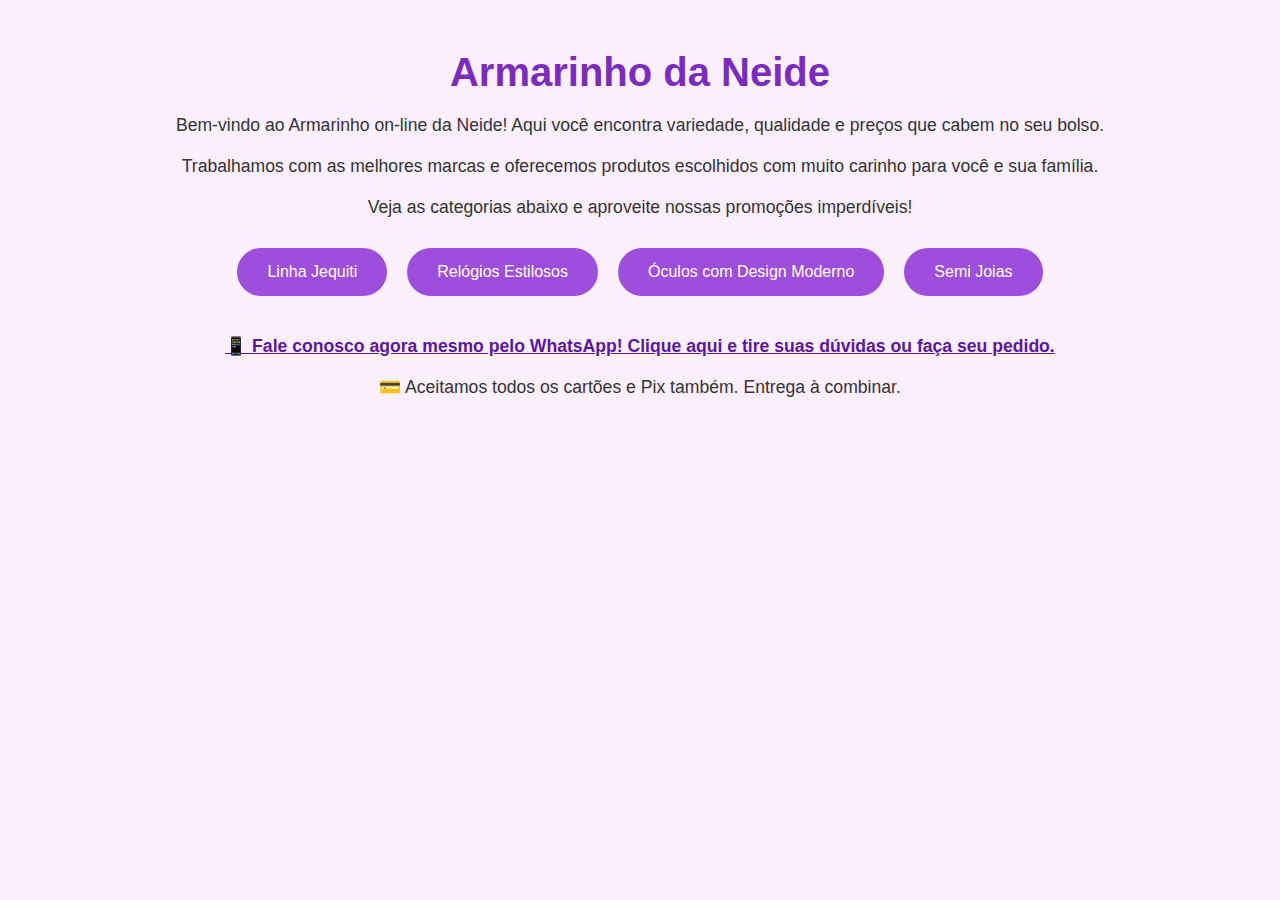
<file: Neide/index.html>
<!DOCTYPE html>
<html lang="pt-br">
<head>
    <meta charset="UTF-8">
    <meta name="viewport" content="width=device-width, initial-scale=1.0">
    <link rel="stylesheet" href="style.css">
    <title>Armarinho da Neide</title>
</head>
<body>
    <h1>Armarinho da Neide</h1>

    <p>Bem-vindo ao Armarinho on-line da Neide! Aqui você encontra variedade, qualidade e preços que cabem no seu bolso.</p>

    <p>Trabalhamos com as melhores marcas e oferecemos produtos escolhidos com muito carinho para você e sua família.</p>

    <p>Veja as categorias abaixo e aproveite nossas promoções imperdíveis!</p>

    <ul>
        <li><a href="/Neide/jequiti.html">Linha Jequiti</a></li>
        <li><a href="/Neide/relogios.html">Relógios Estilosos</a></li>
        <li><a href="/Neide/oculos.html">Óculos com Design Moderno</a></li>
        <li><a href="/Neide/semi_joias.html">Semi Joias</a></li>
    </ul>

        <a href="https://wa.me/5521978496336" target="_blank">
        <p>📱 Fale conosco agora mesmo pelo WhatsApp! Clique aqui e tire suas dúvidas ou faça seu pedido.</p>
    </a>

    <p>💳 Aceitamos todos os cartões e Pix também. Entrega à combinar.</p>
</body>
</html>
</file>
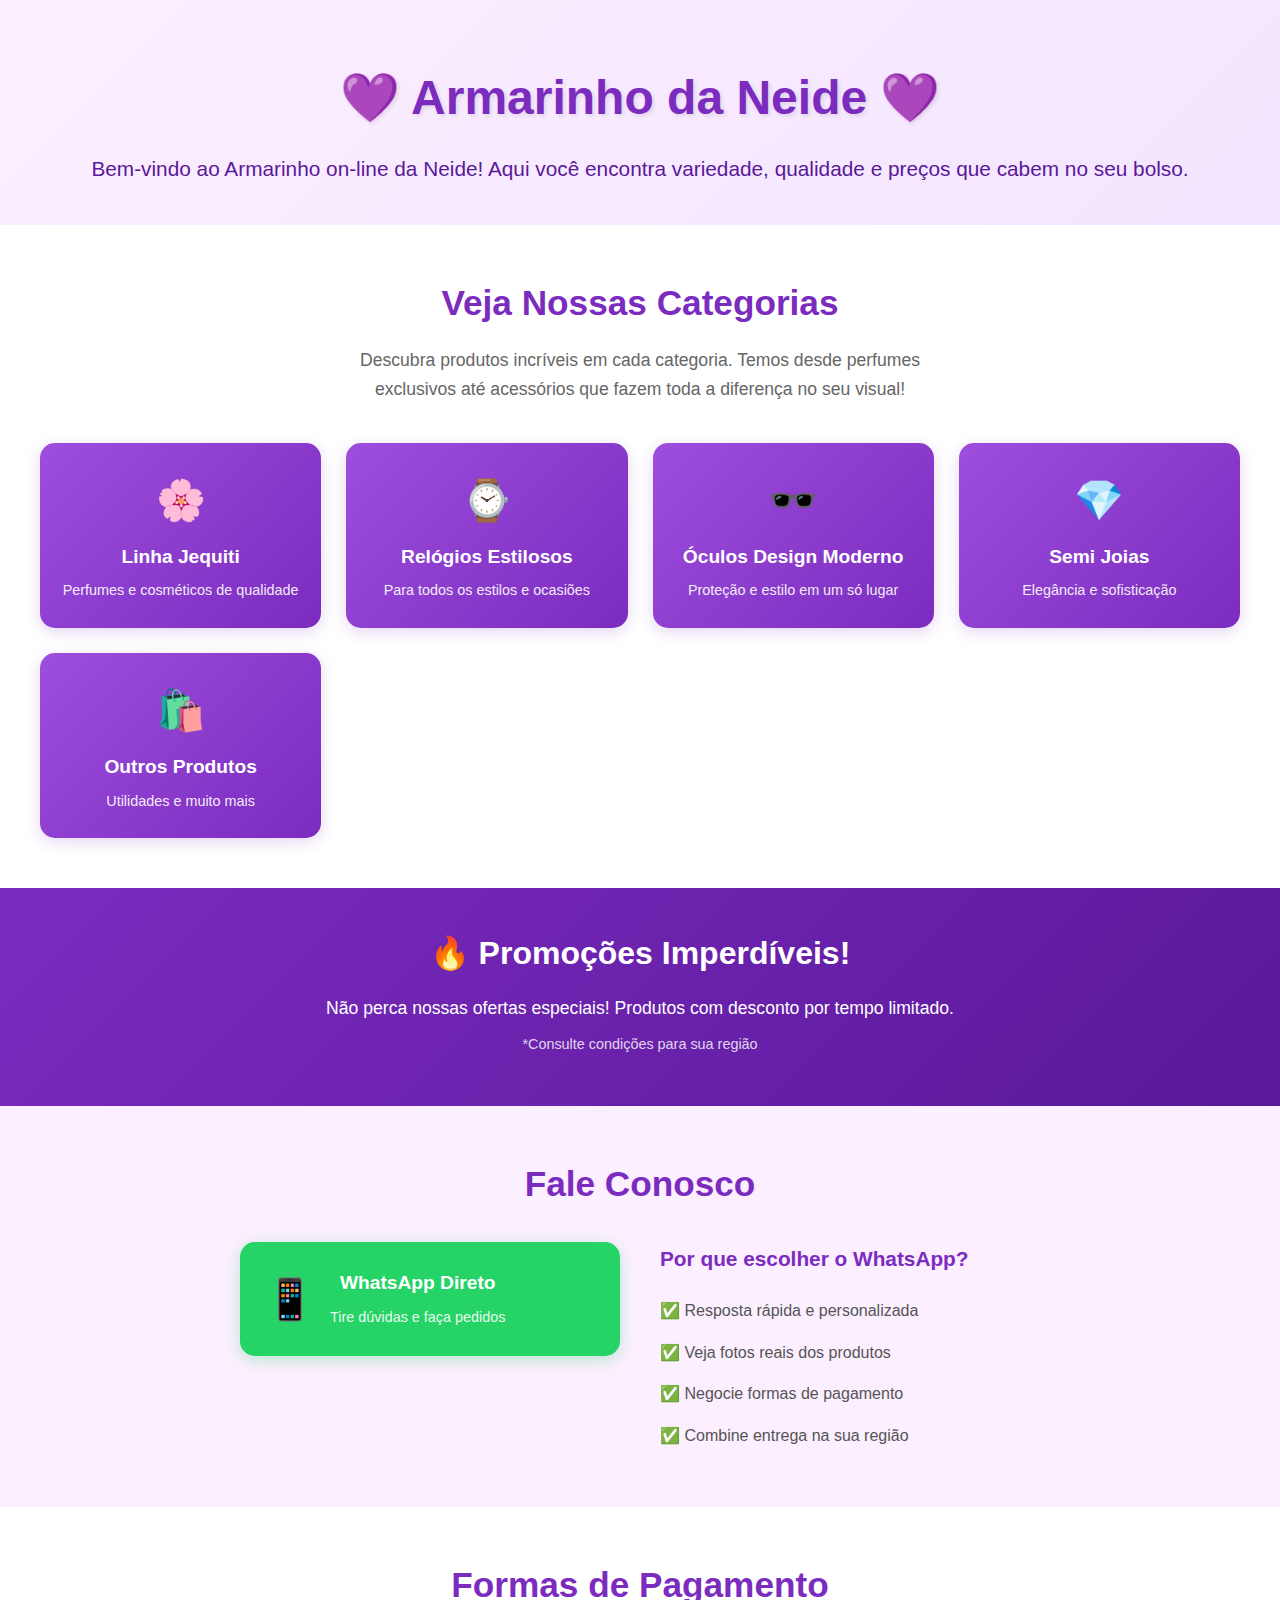
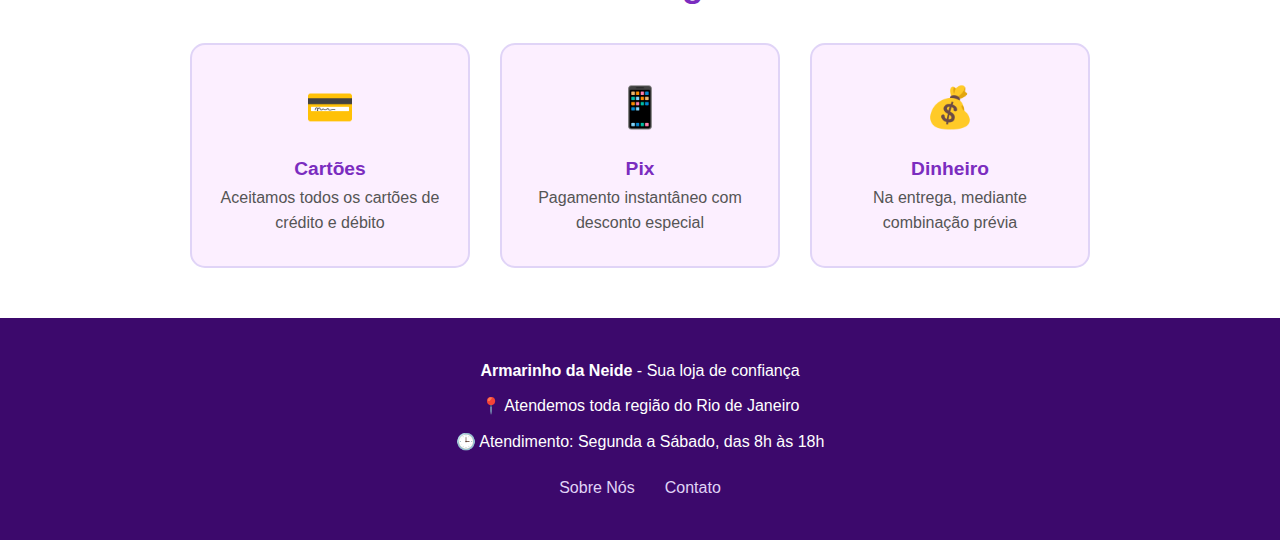
<file: Cleoneide/public/index.html>
<!DOCTYPE html>
<html lang="pt-br">
<head>
    <meta charset="UTF-8">
    <meta name="viewport" content="width=device-width, initial-scale=1.0">
    <link rel="stylesheet" href="assets/css/style.css">
    <title>Armarinho da Neide - Qualidade e Preços que Cabem no Seu Bolso</title>
</head>
<body>
    <header class="hero-section">
        <h1>💜 Armarinho da Neide 💜</h1>
        <p class="hero-subtitle">Bem-vindo ao Armarinho on-line da Neide! Aqui você encontra variedade, qualidade e preços que cabem no seu bolso.</p>
    </header>

    <!--<section class="welcome-section">
        <div class="welcome-content">
            <h2>Bem-vindos à nossa loja online!</h2>
            <p>Levando alegria e beleza para sua casa e família. </p>
                <p>No Armarinho da Neide, cada produto é escolhido com muito carinho pensando em você.</p>
            
            <div class="highlights">
                <div class="highlight-item">
                    <span class="highlight-icon">✨</span>
                    <h3>Produtos Selecionados</h3>
                    <p>Trabalhamos apenas com as melhores marcas e produtos de qualidade comprovada.</p>
                </div>
                <div class="highlight-item">
                    <span class="highlight-icon">💰</span>
                    <h3>Preços Justos</h3>
                    <p>Oferecemos sempre os melhores preços para que você possa se cuidar sem pesar no orçamento.</p>
                </div>
                <div class="highlight-item">
                    <span class="highlight-icon">❤️</span>
                    <h3>Atendimento Familiar</h3>
                    <p>Aqui você é tratado como família, com carinho e atenção em cada compra.</p>
                </div>
            </div>
        </div>
    </section>-->

    <section class="categories-section">
        <h2>Veja Nossas Categorias</h2>
        <p class="categories-intro">Descubra produtos incríveis em cada categoria. Temos desde perfumes exclusivos até acessórios que fazem toda a diferença no seu visual!</p>
        
        <ul class="categories-grid">
            <li><a href="jequiti.html">
                <span class="category-icon">🌸</span>
                <strong>Linha Jequiti</strong>
                <small>Perfumes e cosméticos de qualidade</small>
            </a></li>
            <li><a href="relogios.html">
                <span class="category-icon">⌚</span>
                <strong>Relógios Estilosos</strong>
                <small>Para todos os estilos e ocasiões</small>
            </a></li>
            <li><a href="oculos.html">
                <span class="category-icon">🕶️</span>
                <strong>Óculos Design Moderno</strong>
                <small>Proteção e estilo em um só lugar</small>
            </a></li>
            <li><a href="semi_joias.html">
                <span class="category-icon">💎</span>
                <strong>Semi Joias</strong>
                <small>Elegância e sofisticação</small>
            </a></li>
            <li><a href="etc.html">
                <span class="category-icon">🛍️</span>
                <strong>Outros Produtos</strong>
                <small>Utilidades e muito mais</small>
            </a></li>
        </ul>
    </section>

    <section class="promo-section">
        <div class="promo-content">
            <h2>🔥 Promoções Imperdíveis!</h2>
            <p>Não perca nossas ofertas especiais! Produtos com desconto por tempo limitado.</p>
            <!-- <p class="promo-highlight">✅ Consulte o preços*</p> -->
            <p class="promo-small">*Consulte condições para sua região</p>
        </div>
    </section>

    <section class="contact-section">
        <h2>Fale Conosco</h2>
        <div class="contact-content">
            <a href="https://wa.me/5521978496336" target="_blank" class="whatsapp-btn">
                <span class="whatsapp-icon">📱</span>
                <div class="whatsapp-text">
                    <strong>WhatsApp Direto</strong>
                    <small>Tire dúvidas e faça pedidos</small>
                </div>
            </a>
            
            <div class="contact-info">
                <h3>Por que escolher o WhatsApp?</h3>
                <ul class="benefits-list">
                    <li>✅ Resposta rápida e personalizada</li>
                    <li>✅ Veja fotos reais dos produtos</li>
                    <li>✅ Negocie formas de pagamento</li>
                    <li>✅ Combine entrega na sua região</li>
                </ul>
            </div>
        </div>
    </section>

    <section class="payment-section">
        <h2>Formas de Pagamento</h2>
        <div class="payment-methods">
            <div class="payment-item">
                <span class="payment-icon">💳</span>
                <p><strong>Cartões</strong><br>Aceitamos todos os cartões de crédito e débito</p>
            </div>
            <div class="payment-item">
                <span class="payment-icon">📱</span>
                <p><strong>Pix</strong><br>Pagamento instantâneo com desconto especial</p>
            </div>
            <div class="payment-item">
                <span class="payment-icon">💰</span>
                <p><strong>Dinheiro</strong><br>Na entrega, mediante combinação prévia</p>
            </div>
        </div>
    </section>

    <footer class="footer-section">
        <div class="footer-content">
            <p><strong>Armarinho da Neide</strong> - Sua loja de confiança</p>
            <p>📍 Atendemos toda região do Rio de Janeiro</p>
            <p>🕒 Atendimento: Segunda a Sábado, das 8h às 18h</p>
            <nav class="footer-nav">
                <a href="sobre.html">Sobre Nós</a>
                <a href="https://wa.me/5521978496336" target="_blank">Contato</a>
            </nav>
        </div>
    </footer>
</body>
</html>
</file>
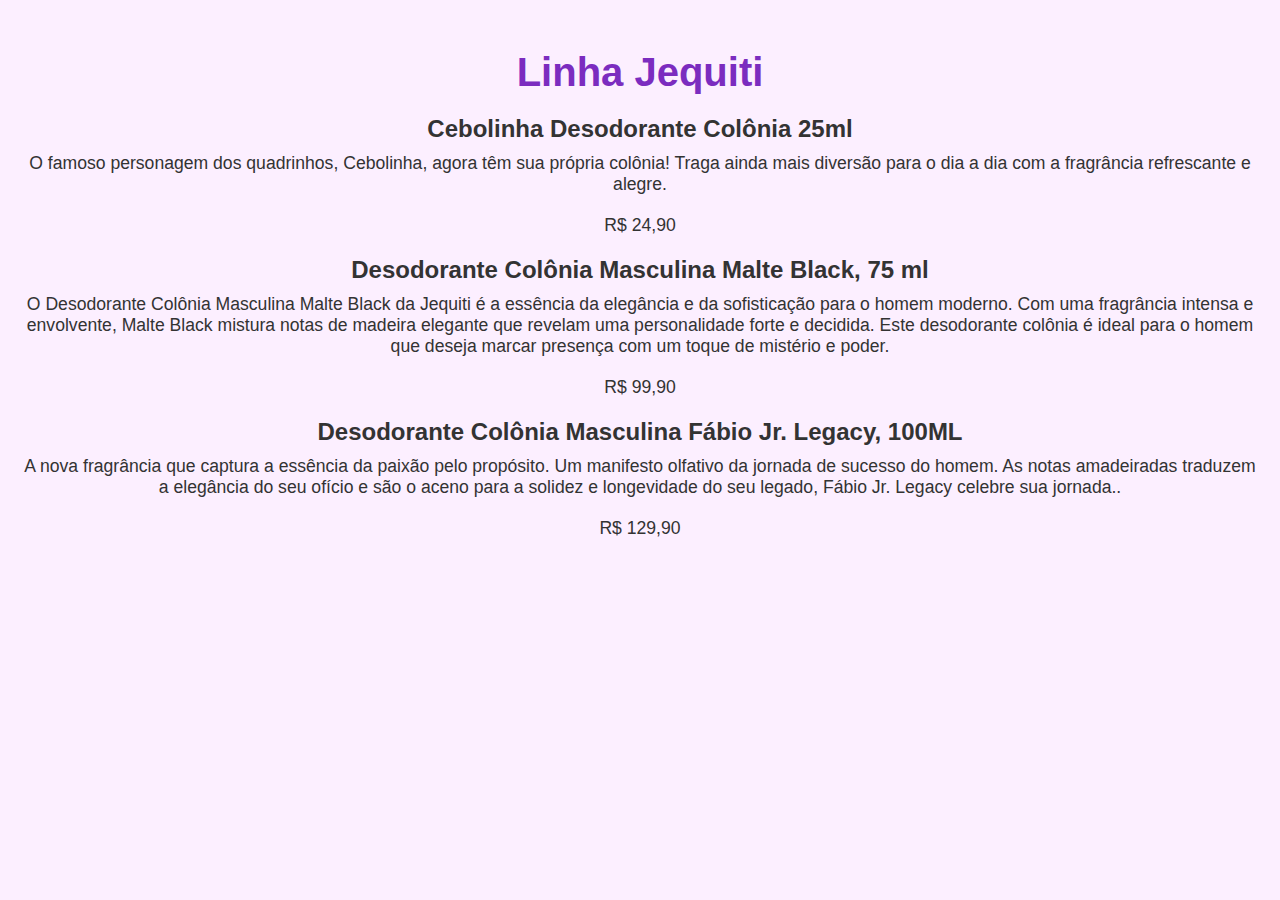
<file: jequiti.html>
<!DOCTYPE html>
<html lang="pt-br">
<head>
    <meta charset="UTF-8">
    <meta name="viewport" content="width=device-width, initial-scale=1.0">
    <link rel="stylesheet" href="style.css">
    <title>Linha Jequiti</title>
</head>
<body>
    <h1>Linha Jequiti</h1>
    <div id="lista-produtos"></div>

  <script src="script.js"></script>
    
</body>
</html>
</file>
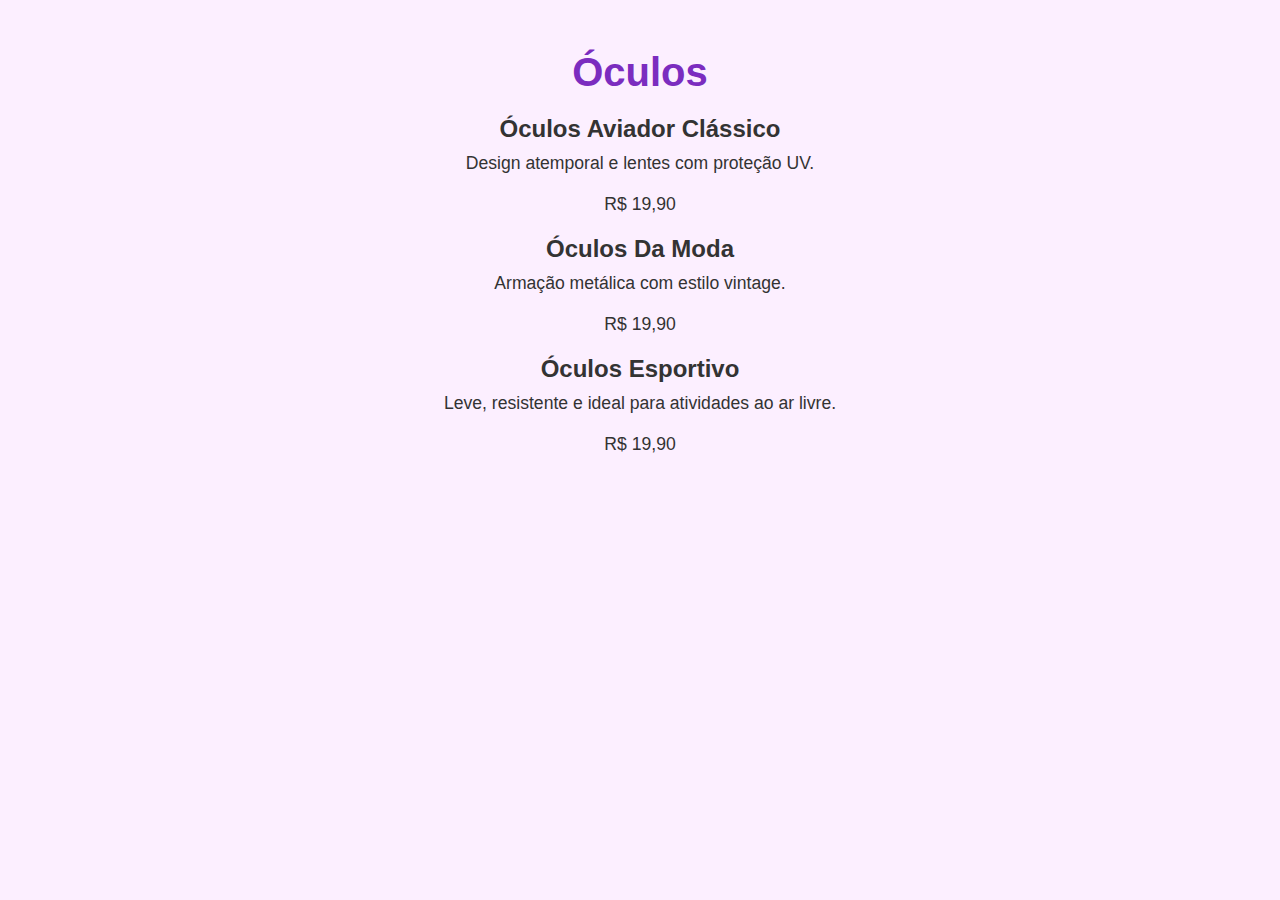
<file: oculos.html>
<!DOCTYPE html>
<html lang="pt-br">
<head>
  <meta charset="UTF-8" />
  <meta name="viewport" content="width=device-width, initial-scale=1.0"/>
  <link rel="stylesheet" href="style.css" />
  <title>Óculos</title>
</head>
<body>
  <h1>Óculos</h1>
  <div id="lista-produtos"></div>

  <script src="script.js"></script>
</body>
</html>
</file>
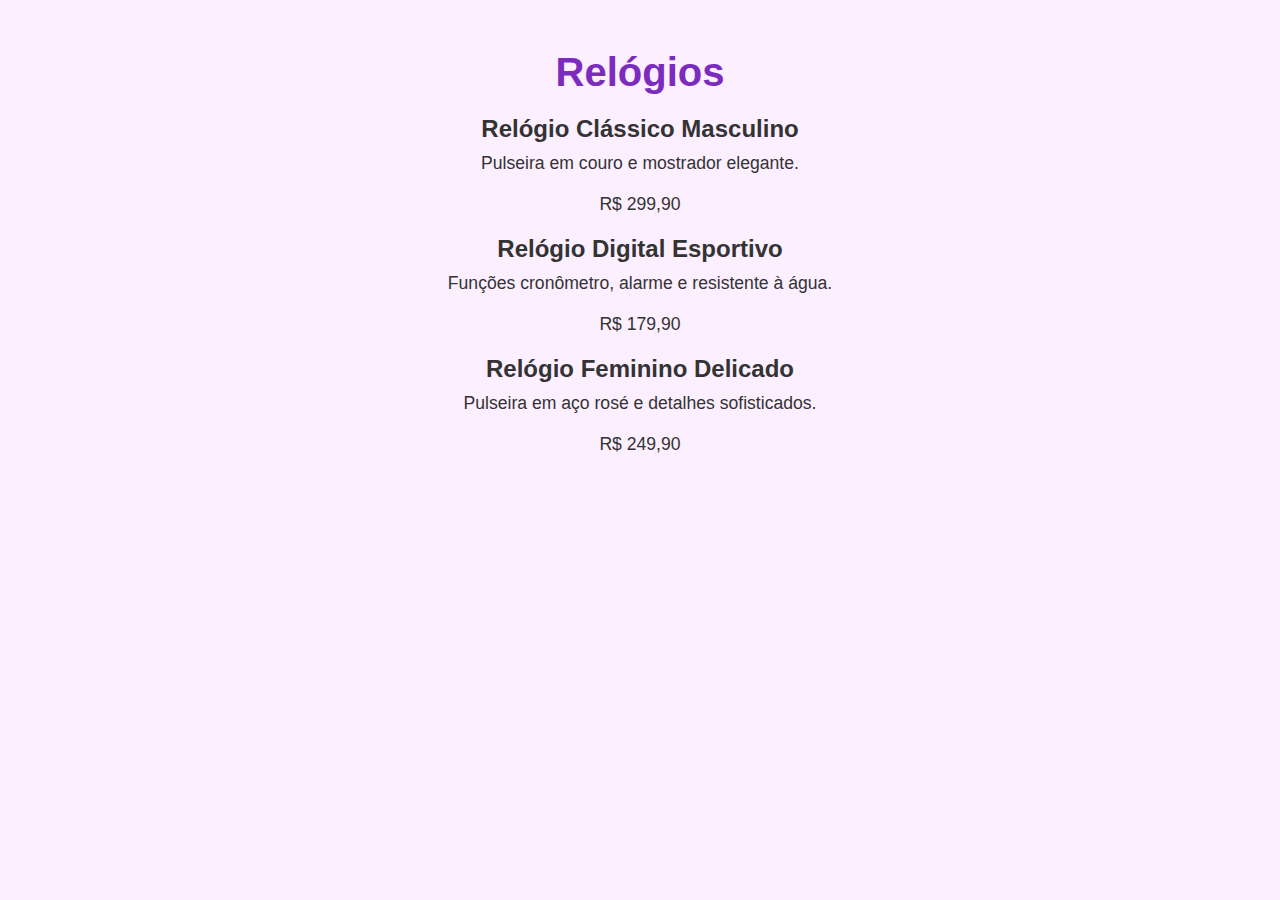
<file: relogios.html>
<!DOCTYPE html>
<html lang="pt-br">
<head>
    <meta charset="UTF-8">
    <meta name="viewport" content="width=device-width, initial-scale=1.0">
    <link rel="stylesheet" href="style.css">
    <title>Relógios</title>
</head>
<body>
    <h1>Relógios</h1>
    <div id="lista-produtos"></div>

  <script src="script.js"></script>
    
</body>
</html>
</file>
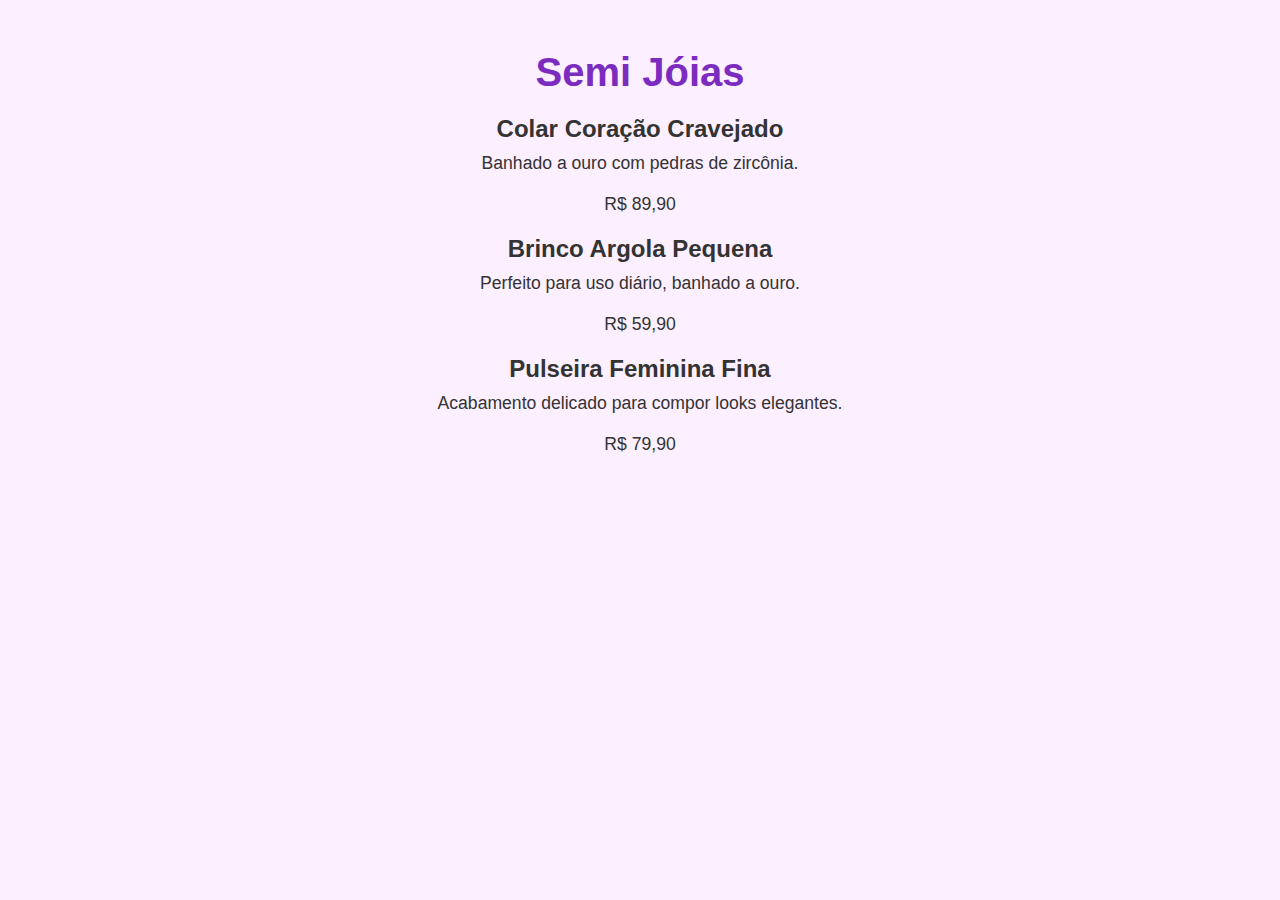
<file: semi_joias.html>
<!DOCTYPE html>
<html lang="pt-br">
<head>
    <meta charset="UTF-8">
    <meta name="viewport" content="width=device-width, initial-scale=1.0">
    <link rel="stylesheet" href="style.css">
    <title>Semi Jóias</title>
</head>
<body>
    <h1>Semi Jóias</h1>
    <div id="lista-produtos"></div>

  <script src="script.js"></script>
</body>
</html>
</file>
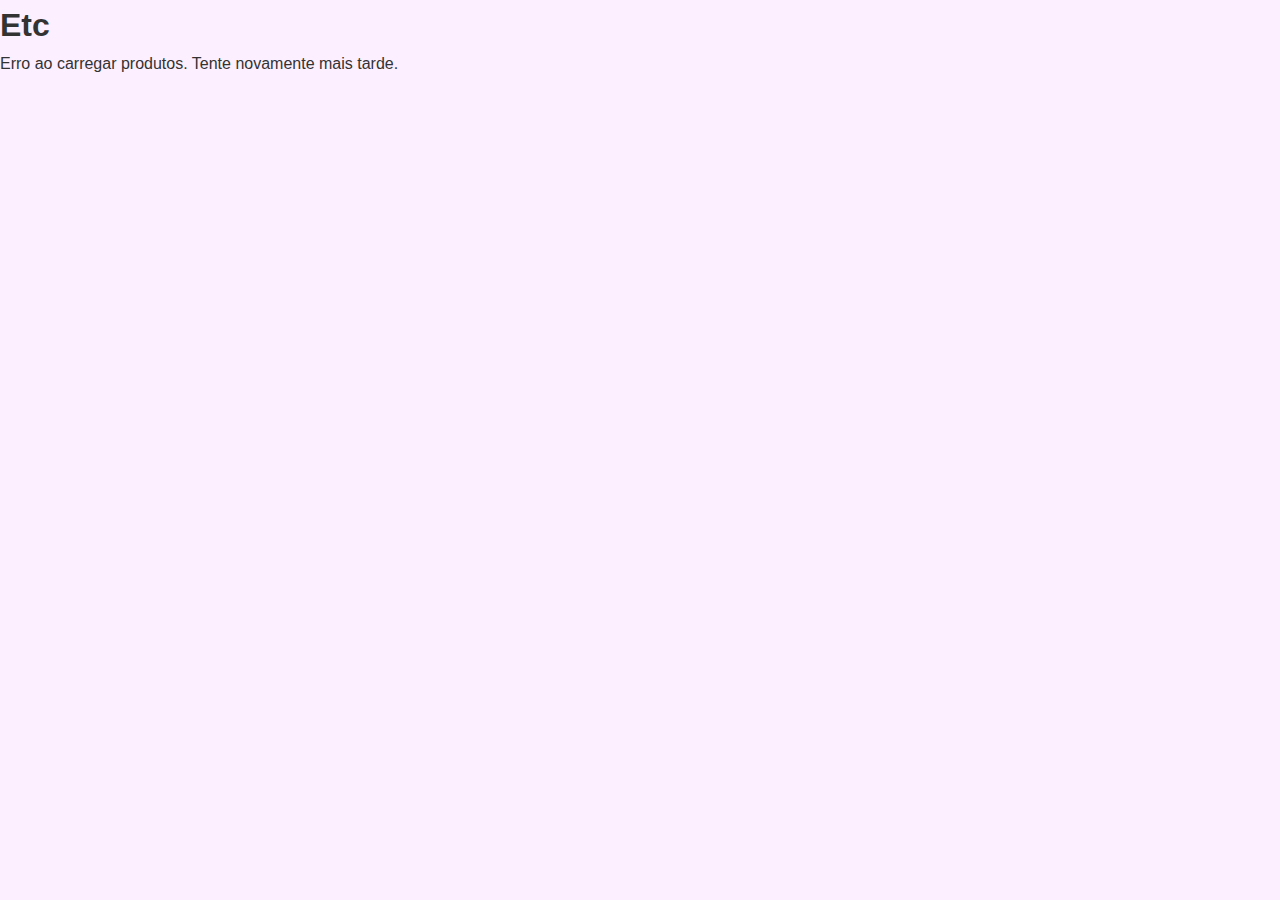
<file: Cleoneide/public/etc.html>
<!DOCTYPE html>
<html lang="pt-br">
<head>
    <meta charset="UTF-8">
    <meta name="viewport" content="width=device-width, initial-scale=1.0">
    <link rel="stylesheet" href="assets/css/style.css">
    <title>Etc</title>
</head>
<body>
    <h1>Etc</h1>
    <div id="lista-produtos"></div>

  <script src="assets/js/script.js"></script>
    
</body>
</html>
</file>
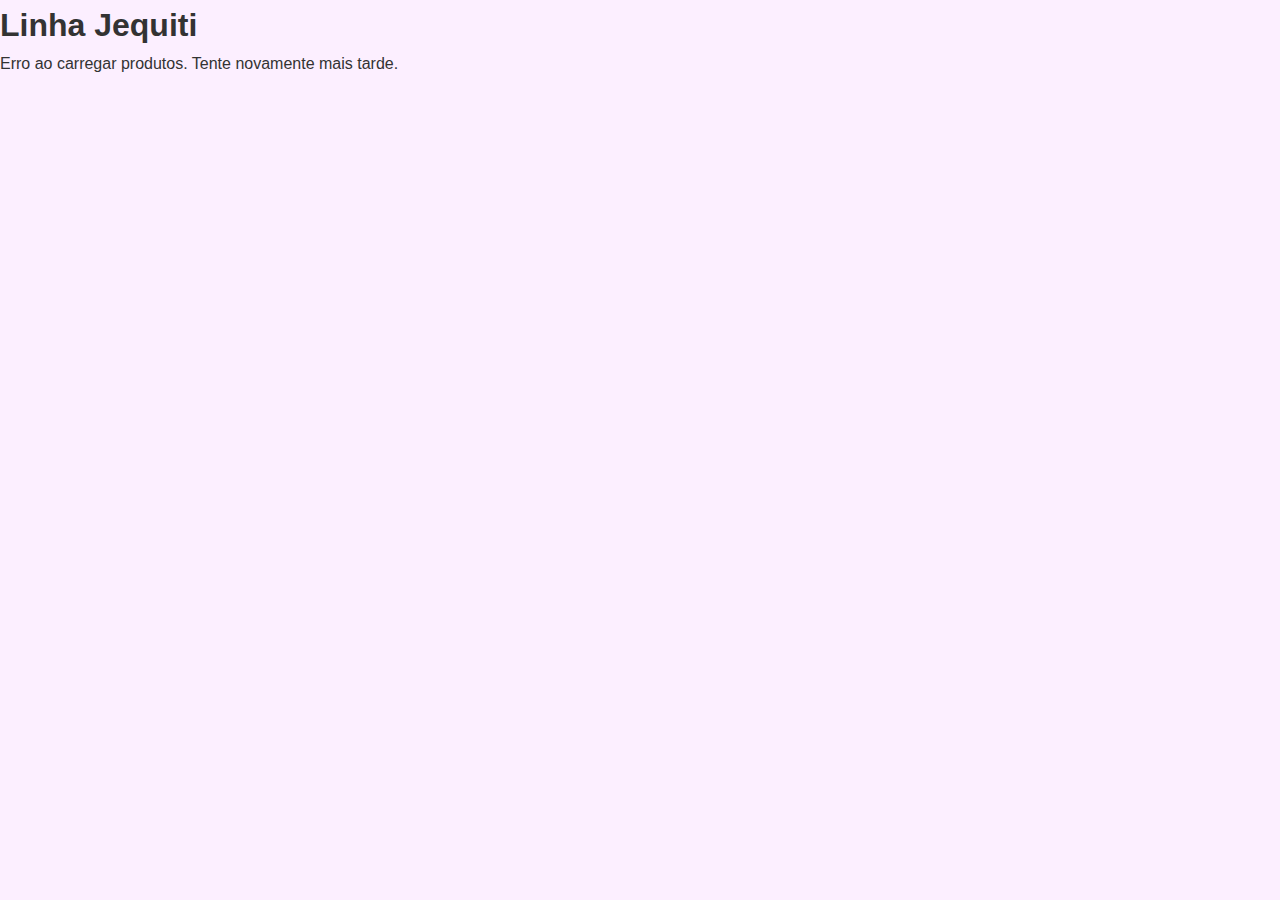
<file: Cleoneide/public/jequiti.html>
<!DOCTYPE html>
<html lang="pt-br">
<head>
    <meta charset="UTF-8">
    <meta name="viewport" content="width=device-width, initial-scale=1.0">
    <link rel="stylesheet" href="assets/css/style.css">
    <title>Linha Jequiti</title>
</head>
<body>
    <h1>Linha Jequiti</h1>
    <div id="lista-produtos"></div>

  <script src="assets/js/script.js"></script>
    
</body>
</html>
</file>
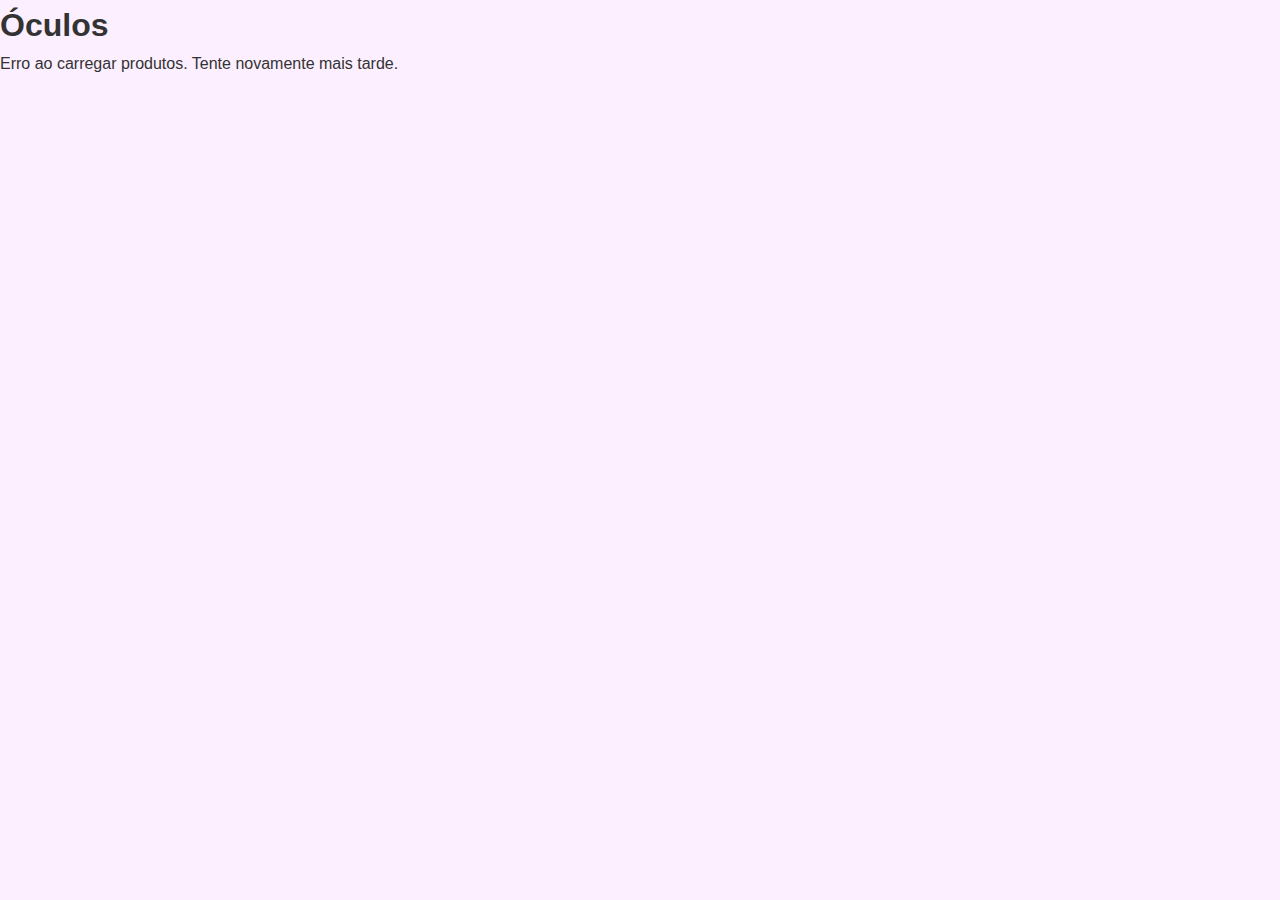
<file: Cleoneide/public/oculos.html>
<!DOCTYPE html>
<html lang="pt-br">
<head>
  <meta charset="UTF-8" />
  <meta name="viewport" content="width=device-width, initial-scale=1.0"/>
  <link rel="stylesheet" href="assets/css/style.css">
  <title>Óculos</title>
</head>
<body>
  <h1>Óculos</h1>
  <div id="lista-produtos"></div>

  <script src="assets/js/script.js"></script>
</body>
</html>
</file>
<file: Neide/style.css>
/* Reset básico */
* {
    margin: 0;
    padding: 0;
    box-sizing: border-box;
}

body {
    background-color: #fcefff;
    font-family: Arial, sans-serif;
    text-align: center;
    padding: 50px 20px;
    color: #333;
}

h1 {
    font-size: 2.5em;
    color: #7b2cbf;
    margin-bottom: 20px;
}

p {
    font-size: 1.1em;
    margin: 10px 0 20px;
}

ul {
    list-style: none;
    display: flex;                 /* deixa os itens em linha */
    flex-wrap: wrap;               /* quebra em várias linhas se necessário */
    justify-content: center;       /* centraliza horizontalmente */
    gap: 20px;                     /* espaçamento entre botões */
    padding: 0;
    margin: 30px 0;
}

ul li {
    margin: 0;                     /* removemos o margin pois usamos gap */
}

ul li a {
    display: inline-block;
    padding: 15px 30px;
    background-color: #9d4edd;
    color: white;
    text-decoration: none;
    border-radius: 30px;
    font-size: 1em;
    transition: background-color 0.3s ease;
}

ul li a:hover {
    background-color: #7b2cbf;
}

a p {
    color: #5a189a;
    font-weight: bold;
    text-decoration: underline;
    margin-top: 40px;
}

a p:hover {
    color: #3c096c;
}
</file>
<file: Cleoneide/public/assets/css/style.css>
/* Reset básico */
* {
    margin: 0;
    padding: 0;
    box-sizing: border-box;
}

body {
    background-color: #fcefff;
    font-family: Arial, sans-serif;
    color: #333;
    line-height: 1.6;
}

/* Hero Section */
.hero-section {
    text-align: center;
    padding: 60px 20px 40px;
    background: linear-gradient(135deg, #fcefff 0%, #f3e5ff 100%);
}

.hero-section h1 {
    font-size: 3em;
    color: #7b2cbf;
    margin-bottom: 15px;
    text-shadow: 2px 2px 4px rgba(0,0,0,0.1);
}

.hero-subtitle {
    font-size: 1.3em;
    color: #5a189a;
    font-weight: 500;
    margin-bottom: 0;
}

/* Welcome Section */
.welcome-section {
    padding: 50px 20px;
    max-width: 1200px;
    margin: 0 auto;
    text-align: center;
}

.welcome-content h2 {
    font-size: 2.2em;
    color: #7b2cbf;
    margin-bottom: 20px;
}

.welcome-content > p {
    font-size: 1.2em;
    margin-bottom: 40px;
    color: #555;
    max-width: 800px;
    margin-left: auto;
    margin-right: auto;
}

.highlights {
    display: grid;
    grid-template-columns: repeat(auto-fit, minmax(280px, 1fr));
    gap: 30px;
    margin-top: 40px;
}

.highlight-item {
    background: white;
    padding: 30px 20px;
    border-radius: 15px;
    box-shadow: 0 4px 15px rgba(123, 44, 191, 0.1);
    text-align: center;
    transition: transform 0.3s ease;
}

.highlight-item:hover {
    transform: translateY(-5px);
}

.highlight-icon {
    font-size: 2.5em;
    display: block;
    margin-bottom: 15px;
}

.highlight-item h3 {
    font-size: 1.4em;
    color: #7b2cbf;
    margin-bottom: 10px;
}

.highlight-item p {
    color: #666;
    font-size: 1em;
}

/* Categories Section */
.categories-section {
    padding: 50px 20px;
    background: white;
    text-align: center;
}

.categories-section h2 {
    font-size: 2.2em;
    color: #7b2cbf;
    margin-bottom: 15px;
}

.categories-intro {
    font-size: 1.1em;
    color: #666;
    margin-bottom: 40px;
    max-width: 600px;
    margin-left: auto;
    margin-right: auto;
}

.categories-grid {
    list-style: none;
    display: grid;
    grid-template-columns: repeat(auto-fit, minmax(250px, 1fr));
    gap: 25px;
    max-width: 1200px;
    margin: 0 auto;
    padding: 0;
}

.categories-grid li a {
    display: block;
    padding: 25px 20px;
    background: linear-gradient(135deg, #9d4edd 0%, #7b2cbf 100%);
    color: white;
    text-decoration: none;
    border-radius: 15px;
    transition: all 0.3s ease;
    text-align: center;
    box-shadow: 0 4px 15px rgba(123, 44, 191, 0.2);
}

.categories-grid li a:hover {
    transform: translateY(-3px);
    box-shadow: 0 6px 20px rgba(123, 44, 191, 0.3);
}

.category-icon {
    font-size: 2.5em;
    display: block;
    margin-bottom: 10px;
}

.categories-grid strong {
    display: block;
    font-size: 1.2em;
    margin-bottom: 5px;
}

.categories-grid small {
    font-size: 0.9em;
    opacity: 0.9;
}

/* Promo Section */
.promo-section {
    padding: 40px 20px;
    background: linear-gradient(135deg, #7b2cbf 0%, #5a189a 100%);
    color: white;
    text-align: center;
}

.promo-content h2 {
    font-size: 2em;
    margin-bottom: 15px;
}

.promo-content p {
    font-size: 1.1em;
    margin-bottom: 10px;
}

.promo-highlight {
    font-size: 1.3em !important;
    font-weight: bold;
    background: rgba(255,255,255,0.2);
    padding: 15px;
    border-radius: 10px;
    margin: 20px auto !important;
    max-width: 400px;
}

.promo-small {
    font-size: 0.9em !important;
    opacity: 0.8;
}

/* Contact Section */
.contact-section {
    padding: 50px 20px;
    text-align: center;
    background: #fcefff;
}

.contact-section h2 {
    font-size: 2.2em;
    color: #7b2cbf;
    margin-bottom: 30px;
}

.contact-content {
    max-width: 800px;
    margin: 0 auto;
    display: grid;
    grid-template-columns: 1fr 1fr;
    gap: 40px;
    align-items: start;
}

.whatsapp-btn {
    display: flex;
    align-items: center;
    padding: 25px;
    background: #25d366;
    color: white;
    text-decoration: none;
    border-radius: 15px;
    transition: all 0.3s ease;
    box-shadow: 0 4px 15px rgba(37, 211, 102, 0.3);
}

.whatsapp-btn:hover {
    background: #20b956;
    transform: translateY(-2px);
    box-shadow: 0 6px 20px rgba(37, 211, 102, 0.4);
}

.whatsapp-icon {
    font-size: 2.5em;
    margin-right: 15px;
}

.whatsapp-text strong {
    display: block;
    font-size: 1.2em;
    margin-bottom: 5px;
}

.whatsapp-text small {
    font-size: 0.9em;
    opacity: 0.9;
}

.contact-info {
    text-align: left;
}

.contact-info h3 {
    font-size: 1.3em;
    color: #7b2cbf;
    margin-bottom: 15px;
}

.benefits-list {
    list-style: none;
    padding: 0;
}

.benefits-list li {
    padding: 8px 0;
    font-size: 1em;
    color: #555;
}

/* Payment Section */
.payment-section {
    padding: 50px 20px;
    background: white;
    text-align: center;
}

.payment-section h2 {
    font-size: 2.2em;
    color: #7b2cbf;
    margin-bottom: 30px;
}

.payment-methods {
    display: grid;
    grid-template-columns: repeat(auto-fit, minmax(250px, 1fr));
    gap: 30px;
    max-width: 900px;
    margin: 0 auto;
}

.payment-item {
    background: #fcefff;
    padding: 30px 20px;
    border-radius: 15px;
    border: 2px solid #e0d4f7;
    transition: all 0.3s ease;
}

.payment-item:hover {
    border-color: #9d4edd;
    transform: translateY(-3px);
}

.payment-icon {
    font-size: 2.5em;
    display: block;
    margin-bottom: 15px;
}

.payment-item p {
    margin: 0;
    color: #555;
}

.payment-item strong {
    color: #7b2cbf;
    font-size: 1.2em;
}

/* Footer */
.footer-section {
    padding: 40px 20px;
    background: #3c096c;
    color: white;
    text-align: center;
}

.footer-content p {
    margin-bottom: 10px;
    font-size: 1em;
}

.footer-nav {
    margin-top: 20px;
    display: flex;
    justify-content: center;
    gap: 30px;
}

.footer-nav a {
    color: #e0d4f7;
    text-decoration: none;
    font-weight: 500;
    transition: color 0.3s ease;
}

.footer-nav a:hover {
    color: white;
    text-decoration: underline;
}

/* Produtos (mantendo do CSS original) */
.produto-item {
    display: flex;
    gap: 20px;
    background-color: #fff;
    padding: 20px;
    margin: 20px auto;
    max-width: 900px;
    border-radius: 15px;
    box-shadow: 0 4px 10px rgba(0, 0, 0, 0.1);
    text-align: left;
    align-items: flex-start;
}

.produto-info {
    flex: 1;
    min-width: 0;
}

.produto-item h2 {
    font-size: 1.5em;
    color: #7b2cbf;
    margin-bottom: 10px;
    word-wrap: break-word;
}

.produto-item p {
    font-size: 1em;
    margin: 8px 0;
    color: #555;
    word-wrap: break-word;
    line-height: 1.4;
}

.produto-item .preco {
    font-weight: bold;
    color: #5a189a;
    font-size: 1.2em;
    margin-top: 15px;
}

.produto-item .quantidade {
    color: #7b2cbf;
    font-weight: 500;
    font-size: 0.95em;
    margin-top: 8px;
}

.produto-imagem {
    flex-shrink: 0;
    width: 150px;
    height: 150px;
    object-fit: cover;
    border-radius: 10px;
    border: 2px solid #e0d4f7;
    background-color: #f8f4ff;
}

.produto-item:not(:has(.produto-imagem))::after {
    content: 'Sem imagem';
    flex-shrink: 0;
    width: 150px;
    height: 150px;
    background-color: #e0d4f7;
    border-radius: 10px;
    display: flex;
    align-items: center;
    justify-content: center;
    color: #9d4edd;
    font-size: 0.9em;
    border: 2px dashed #c8a2db;
}

/* Responsividade Mobile */
@media (max-width: 768px) {
    .hero-section h1 {
        font-size: 2.2em;
    }
    
    .hero-subtitle {
        font-size: 1.1em;
    }
    
    .welcome-content h2,
    .categories-section h2,
    .contact-section h2,
    .payment-section h2 {
        font-size: 1.8em;
    }
    
    .highlights {
        grid-template-columns: 1fr;
        gap: 20px;
    }
    
    .categories-grid {
        grid-template-columns: 1fr;
        gap: 15px;
    }
    
    .contact-content {
        grid-template-columns: 1fr;
        gap: 30px;
    }
    
    .whatsapp-btn {
        justify-content: center;
    }
    
    .contact-info {
        text-align: center;
    }
    
    .payment-methods {
        grid-template-columns: 1fr;
        gap: 20px;
    }
    
    .footer-nav {
        flex-direction: column;
        gap: 15px;
    }
}

@media (max-width: 600px) {
    .produto-item {
        flex-direction: column;
        align-items: center;
        text-align: center;
        gap: 15px;
        padding: 20px 15px;
    }
    
    .produto-info {
        width: 100%;
    }
    
    .produto-imagem {
        width: 200px;
        height: 200px;
        max-width: 80vw;
        max-height: 80vw;
    }
    
    .produto-item:not(:has(.produto-imagem))::after {
        width: 200px;
        height: 200px;
        max-width: 80vw;
        max-height: 80vw;
    }
}
</file>
<file: style.css>
/* Reset básico */
* {
    margin: 0;
    padding: 0;
    box-sizing: border-box;
}

body {
    background-color: #fcefff;
    font-family: Arial, sans-serif;
    text-align: center;
    padding: 50px 20px;
    color: #333;
}

h1 {
    font-size: 2.5em;
    color: #7b2cbf;
    margin-bottom: 20px;
}

p {
    font-size: 1.1em;
    margin: 10px 0 20px;
}

ul {
    list-style: none;
    display: flex;                 /* deixa os itens em linha */
    flex-wrap: wrap;               /* quebra em várias linhas se necessário */
    justify-content: center;       /* centraliza horizontalmente */
    gap: 20px;                     /* espaçamento entre botões */
    padding: 0;
    margin: 30px 0;
}

ul li {
    margin: 0;                     /* removemos o margin pois usamos gap */
}

ul li a {
    display: inline-block;
    padding: 15px 30px;
    background-color: #9d4edd;
    color: white;
    text-decoration: none;
    border-radius: 30px;
    font-size: 1em;
    transition: background-color 0.3s ease;
}

ul li a:hover {
    background-color: #7b2cbf;
}

a p {
    color: #5a189a;
    font-weight: bold;
    text-decoration: underline;
    margin-top: 40px;
}

a p:hover {
    color: #3c096c;
}
</file>
